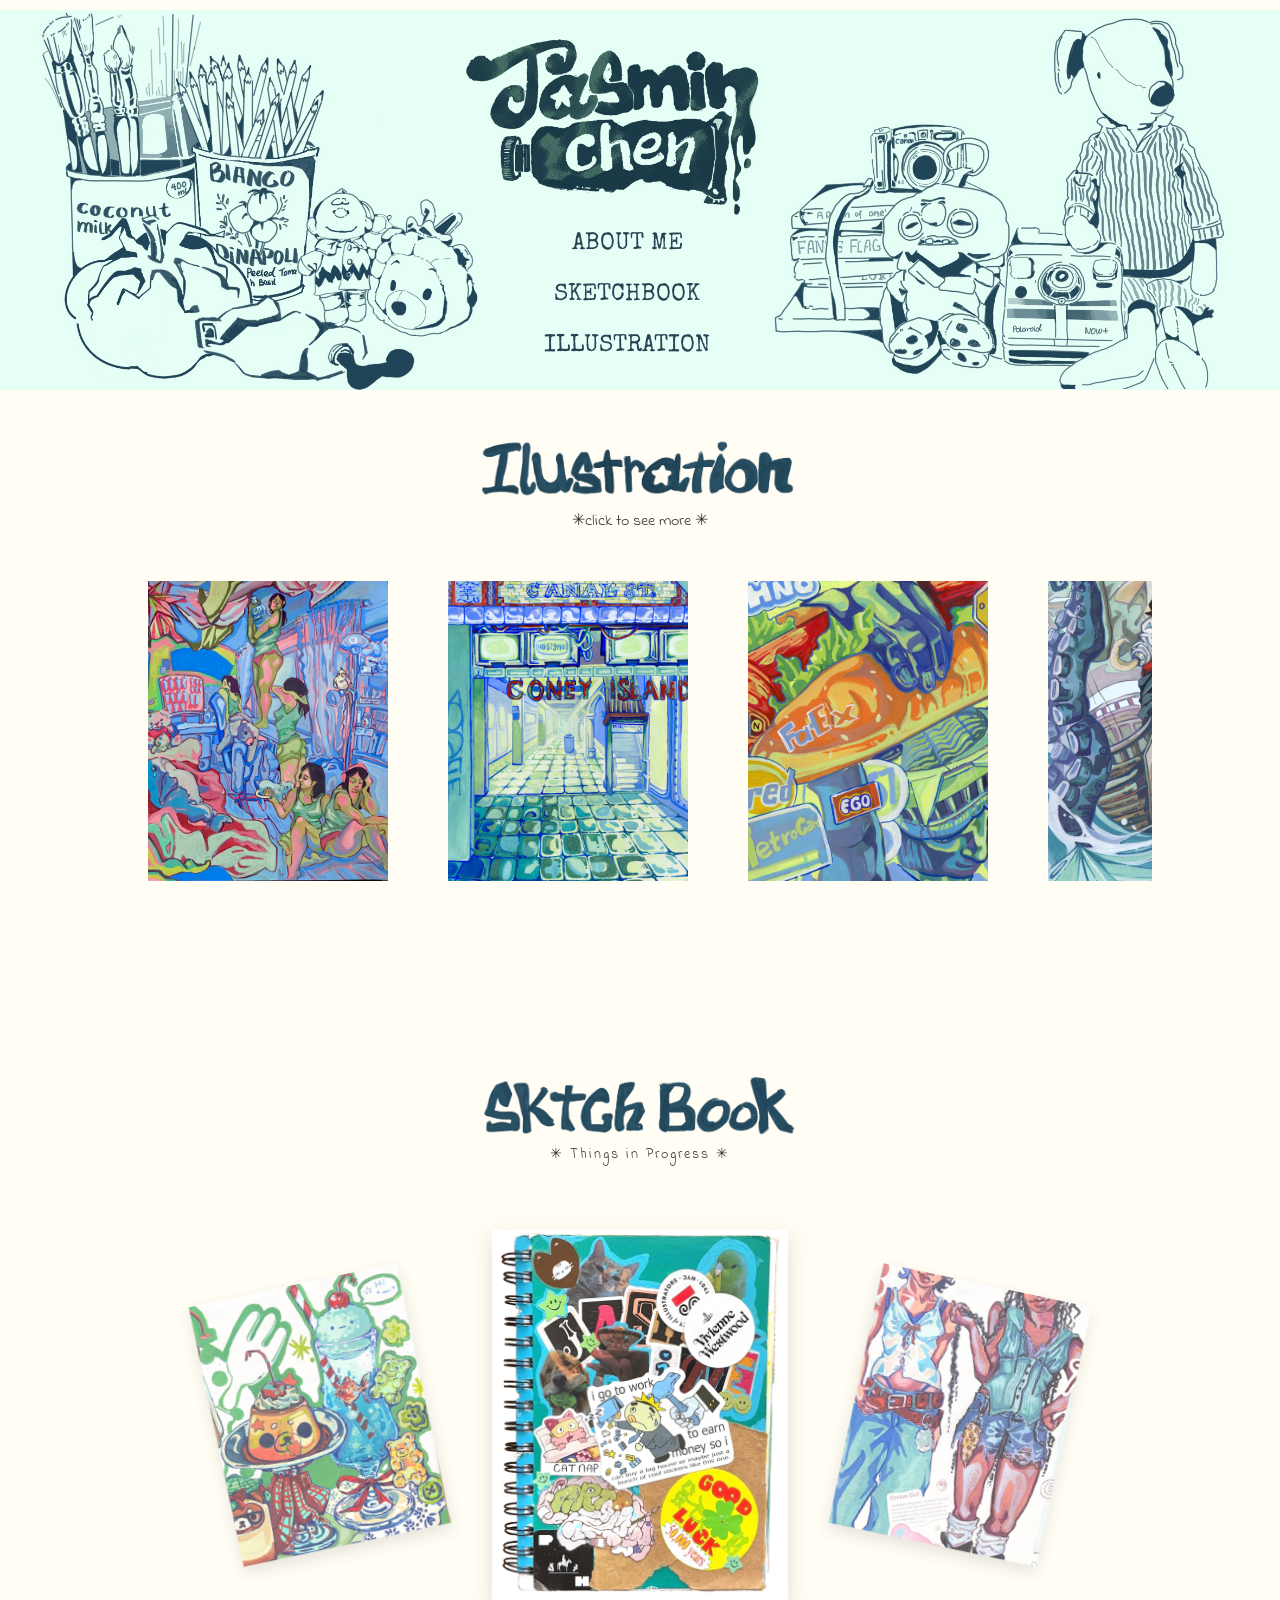
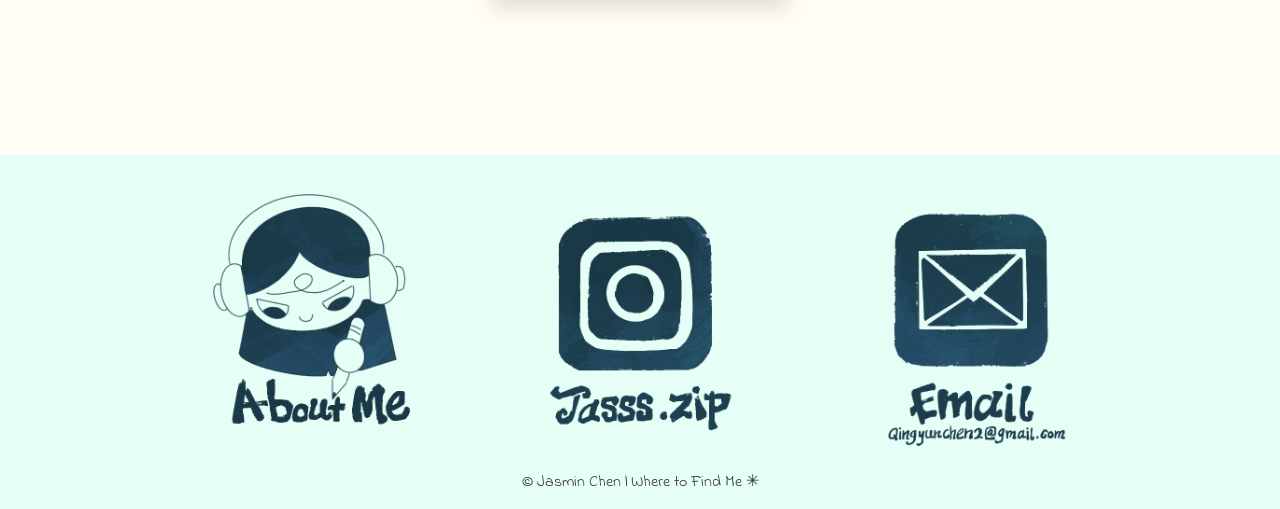
<file: index.html>
<!DOCTYPE html>
<html lang="en">
<head>
  <meta charset="UTF-8">
  <meta name="viewport" content="width=device-width, initial-scale=1.0">
  <title>Jasmin | Illustration Portfolio</title>

  <link href="https://fonts.googleapis.com/css2?family=Indie+Flower&family=Special+Elite&display=swap" rel="stylesheet">
  <link rel="stylesheet" href="Style.css">
</head>

<body>
  <main>

    <!-- First screen: Welcome -->
    <section class="hero" id="home">

      <!-- Homepage Header -->
<div class="header-background">

  <!-- Header image -->
  <img
    src="Image/header.jpg"
    alt="Jasmin Illustration Portfolio"
    class="home-header-image"
  >

  <!-- Vertical Menu -->
  <nav class="home-menu">
    <a href="About.html">ABOUT ME</a>
    <a href="Sketch.html">SKETCHBOOK</a>
    <a href="Narrative.html">ILLUSTRATION</a>
  </nav>

</div>

         
    </section>

    <!-- Homepage artwork gallery -->
    <section class="artwork-gallery" id="gallery">

      <div class="gallery-heading">
  <img
    src="Image/Title_Illustration.png"
    alt="Illustration"
    class="section-title-image"
  >
  <p>✳click to see more ✳</p>
</div>

      <div class="gallery-window">
        <a href="Narrative.html" class="gallery-link">
          <div class="gallery-track">

            <!-- Original artworks -->
            <img src="Image/artwork1.jpg" alt="Illustration artwork 1">
            <img src="Image/artwork2.jpg" alt="Illustration artwork 2">
            <img src="Image/artwork3.jpg" alt="Illustration artwork 3">
            <img src="Image/artwork4.jpg" alt="Illustration artwork 4">

            <!-- Repeated artworks for continuous scrolling -->
            <img src="Image/artwork1.jpg" alt="" aria-hidden="true">
            <img src="Image/artwork2.jpg" alt="" aria-hidden="true">
            <img src="Image/artwork3.jpg" alt="" aria-hidden="true">
            <img src="Image/artwork4.jpg" alt="" aria-hidden="true">
            <img src="Image/artwork2.jpg" alt="" aria-hidden="true">
            <img src="Image/artwork3.jpg" alt="" aria-hidden="true">
            <img src="Image/artwork4.jpg" alt="" aria-hidden="true">

          </div>
        </a>
      </div>

    </section>
    <!-- Sketchbook carousel -->
<section class="sketchbook-section" id="sketchbook">

  <div class="sketchbook-heading">
  <img
    src="Image/Title_Sketch_Book_.png"
    alt="My Sketchbook Tour"
    class="section-title-image"
  >
  <p>✳ Things in Progress ✳</p>
</div>

  <div class="sketchbook-carousel">

<div class="sketchbook-stage">

  
<div class="sketch-page sketch-left" title="Previous page">
  <img src="Image/sketch page1.jpg" alt="Previous sketchbook page">
</div>

<div class="sketch-page sketch-center" title="Current page">
  <img src="Image/sketch page2.jpg" alt="Current sketchbook page">
</div>

<div class="sketch-page sketch-right" title="Next page">
  <img src="Image/sketch page3.jpg" alt="Next sketchbook page">
</div>


</div>


</div>

</section>

    <!-- Illustrated navigation -->
    <section class="destinations" id="destinations">

     

    
<section class="footer-destinations">
  <div class="destination-block">

    <!-- About Me -->
    <a href="About.html" class="destination-button">
      <img src="Image/footage_logo_about_me.png" alt="About Me">
      
    </a>

    <!-- Instagram -->
    <a href="https://www.instagram.com/jasss.zip/"
       class="destination-button"
       target="_blank"
       rel="noopener noreferrer">
      <img src="Image/footage_logo_ins.png" alt="Instagram">
  
    </a>

    <!-- Email -->
    <a href="mailto:qingyunchen2@gmail.com" class="destination-button">
      <img src="Image/footage_logo_Email.png" alt="Email">
     
    </a>

    </div>

  </section>

<footer class="site-footer">
  © Jasmin Chen | Where to Find Me ✳
</footer>

</main>




<script>
  const sketchImages = [
    "Image/sketch page1.jpg",
    "Image/sketch cover.png",
    "Image/sketch page2.jpg",
    "Image/sketch page3.jpg",
    "Image/sketch page4.jpg",
    "Image/sketch page5.jpg"
  ];

  // 封面是数组的第 2 张，编号为 1
  let currentSketch = 1;

  
function updateSketchbook() {
  const stage = document.querySelector(
    ".sketchbook-section .sketchbook-stage"
  );

  if (!stage) return;

  const leftPage = stage.querySelector(".sketch-left");
  const centerPage = stage.querySelector(".sketch-center");
  const rightPage = stage.querySelector(".sketch-right");

  if (!leftPage || !centerPage || !rightPage) return;

  const leftImg = leftPage.querySelector("img");
  const centerImg = centerPage.querySelector("img");
  const rightImg = rightPage.querySelector("img");

  const total = sketchImages.length;
  const previous = (currentSketch - 1 + total) % total;
  const next = (currentSketch + 1) % total;

  leftImg.src = sketchImages[previous];
  centerImg.src = sketchImages[currentSketch];
  rightImg.src = sketchImages[next];

  leftImg.alt = "Sketchbook page " + (previous + 1);
  centerImg.alt = "Sketchbook page " + (currentSketch + 1);
  rightImg.alt = "Sketchbook page " + (next + 1);

  // 点击左侧区域
  leftPage.onclick = function() {
    if (sketchImages[previous].includes("sketch cover.png")) {
      window.location.href = "Sketch.html";
    } else {
      changeSketch(-1);
    }
  };

  // 点击中间封面
  centerPage.onclick = function() {
    if (sketchImages[currentSketch].includes("sketch cover.png")) {
      window.location.href = "Sketch.html";
    }
  };

  // 点击右侧区域
  rightPage.onclick = function() {
    if (sketchImages[next].includes("sketch cover.png")) {
      window.location.href = "Sketch.html";
    } else {
      changeSketch(1);
    }
  };

  leftPage.style.cursor = "pointer";
  centerPage.style.cursor = "pointer";
  rightPage.style.cursor = "pointer";
}

function changeSketch(direction) {
  const total = sketchImages.length;

  currentSketch = (currentSketch + direction + total) % total;

  updateSketchbook();
}
  updateSketchbook();
</script>

</body>
</html>
</file>
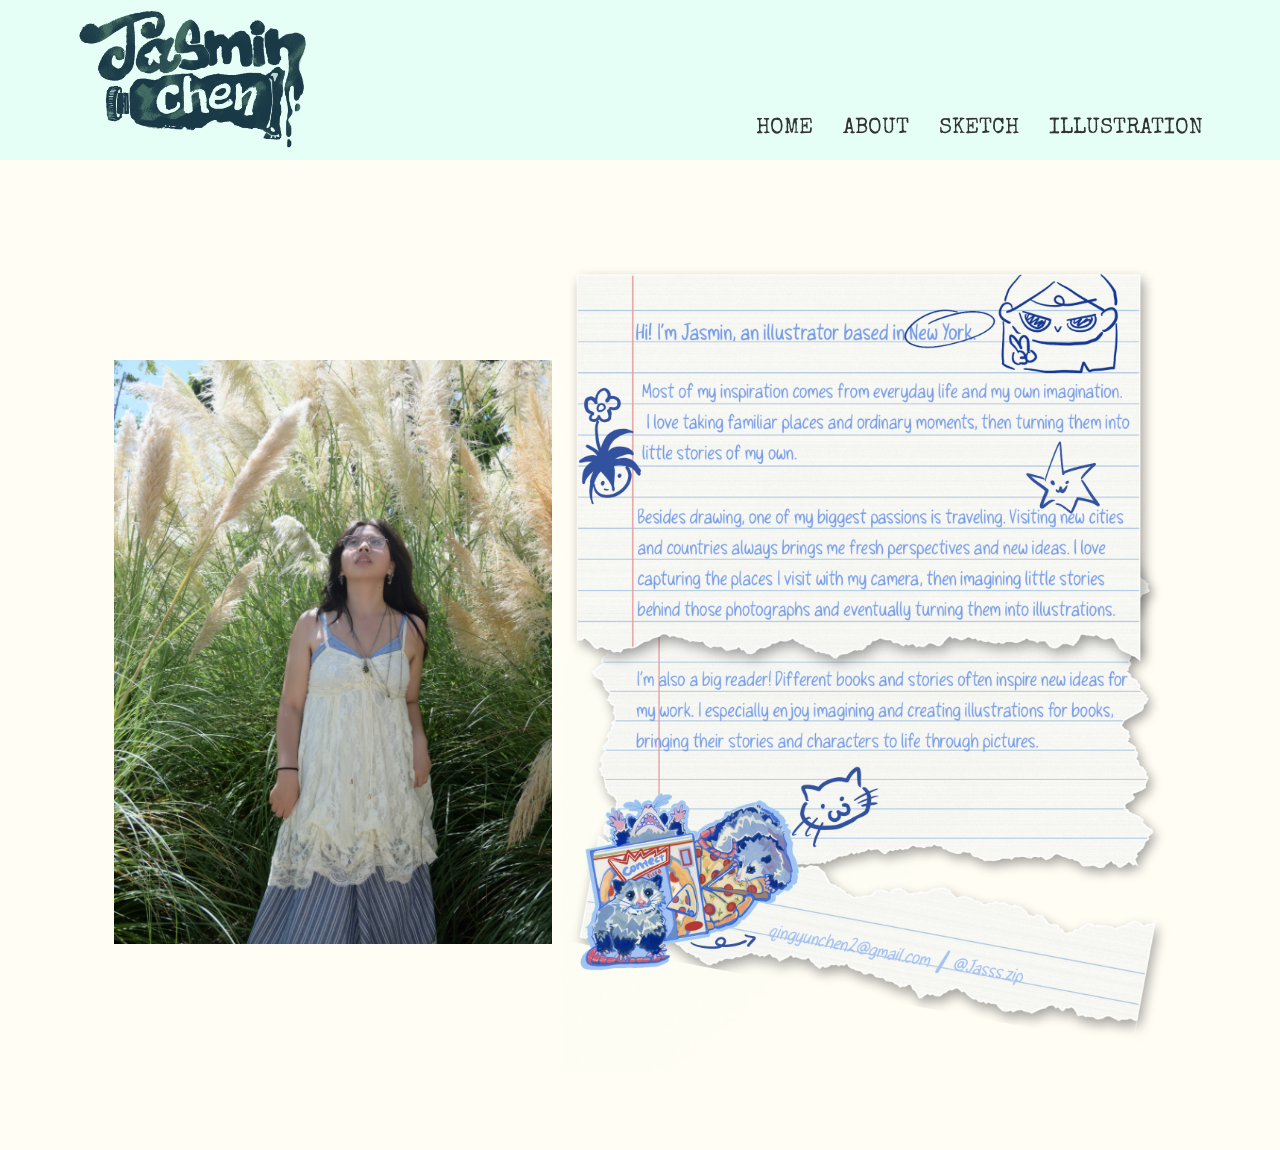
<file: About.html>
<!DOCTYPE html>
<html lang="en">
<head>
  <meta charset="UTF-8">
  <meta name="viewport" content="width=device-width, initial-scale=1.0">

  <title>About Me | Jasmin Chen</title>

  <link href="https://fonts.googleapis.com/css2?family=Indie+Flower&family=Special+Elite&display=swap" rel="stylesheet">

  <link rel="stylesheet" href="Style.css">
</head>

<body>

  <!-- Top navigation -->
 <header class="inner-header">

  <a href="index.html" class="header-logo">
    <img src="Image/ps main logo.png" alt="Jasmin Chen">
  </a>

  <nav class="header-menu">
    <a href="index.html">HOME</a>
    <a href="About.html">ABOUT</a>
    <a href="Sketch.html">SKETCH</a>
    <a href="Narrative.html">ILLUSTRATION</a>
  </nav>

</header>

  <!-- Main content -->
  <main class="about-layout">

    <!-- Left: automatic photo slideshow -->
    <section class="photo-section">

  <div class="about-single-photo">
    <img src="Image/About-photo.jpg" alt="Jasmin">
  </div>

  <p class="photo-caption">
  
  </p>

</section>

    <!-- Right: handwritten bio and GIF -->
    <section class="bio-section">

  <!-- Handwritten Bio -->
  <div class="bio-paper">
    <img src="Image/Bio.png" alt="A little introduction about Jasmin">

    <!-- GIF will be added here later -->

  </div>

</section>

  </main>

</body>
</html>
</file>
<file: Style.css>
/* ===== 全站基础样式 ===== */
body {
  margin: 0;
  background: #FFFDF4;
  color: #34332f;
  font-family: 'Indie Flower', cursive;
  text-align: center;
}

/* ===== 页面主要内容 ===== */
main {
  padding: 10px 0 0;
  flex: 1;
}

/* ===== 主标题 ===== */
h1 {
  font-family: 'Special Elite', monospace;
  font-size: clamp(36px, 7vw, 80px);
  font-weight: normal;
}

/* ===== 副标题和段落 ===== */
h2,
.subtitle {
  font-family: 'Indie Flower', cursive;
}

p {
  font-size: 18px;
}

/* ===== 图片自适应 ===== */
img {
  max-width: 100%;
  height: auto;
}
/* Narrative 页面文字字体 */
.subtitle,
.artwork-title,
.artwork-info {
  font-family: 'Indie Flower', cursive;
}
/* 作品图片的茉莉花背景 */
.artwork-background {
  background-color: #e5fff6;
  background-image: none;
  background-repeat: repeat;
  background-position: center top;
  background-size: 500px auto;

  display: grid;
  place-items: center;
  width: calc(100vw - 48px);
  margin-left: -24px;
  padding: 0;
  box-sizing: border-box;
}

/* 作品图片 */
.artwork-background .main-artwork {
  display: block;
  width: auto;
  height: auto;
  max-width: 100%;
  max-height: calc(100vh - 115px);
  margin: 0 auto;
  object-fit: contain;
}

/* ===== 首页gif文字logo排版 ===== */
.hero-text {
  margin: -10px -10px 4px;
  padding: 0;
  line-height: 1;

}.hero-text img {
  display: block;
  width: 360px;
  height: auto;
  max-width: 85%;
  margin: 0 auto;
}

.hero-text p {
  margin: 3px 0;
  font-size: 16px;
  line-height: 1.3;
   transform: translateY(-10px);
}

.hero-text h1 {
  margin: 4px 0;
  font-size: clamp(30px, 4vw, 52px);
  line-height: 1.1;
}


/* 首页菜单栏 */
.home-menu {
  display: flex;
  justify-content: center;
  align-items: center;
  gap: 35px;
  width: 100%;
  margin: 0 auto;
  padding: 15px 0;
  box-sizing: border-box;
}
 

.home-menu a {
  color: #34332f;
  text-decoration: none;
  font-family: 'Special Elite', cursive;
  font-size: 20px;
  transition: opacity 0.2s ease;
}

.home-menu a:hover {
  opacity: 0.55;
}

.header-background {
  width: 100%;
  background-color: #e5fff6;
  box-sizing: border-box;
  padding: 15px 0;
  overflow: hidden;
}


/* ===== 首页三个插画入口 ===== */
.destinations {
  text-align: center;
  width: 100%;
}

.destination-block {
  display: flex;
  flex-direction: row;
  justify-content: center;
  align-items: flex-start;
  gap: 50px;

  width: 100%;
  max-width: 1100px;
  margin: 30px auto 0;
  box-sizing: border-box;
}

/* 每一个按钮 */
.destination-button {
  display: flex;
  flex-direction: column;
  align-items: center;
  text-align: center;

  width: 280px;
  flex-shrink: 0;

  text-decoration: none;
  color: #34332f;
}

/* 按钮图片 */
.destination-button img {
  width: 280px;
  height: 280px;
  object-fit: contain;
  display: block;
}

/* 按钮文字 */
.destination-button span {
  margin-top: 12px;
  font-family: 'Special Elite', cursive;
  font-size: 18px;
}

/* 鼠标悬停效果 */
.destination-button img {
  transition: transform 0.25s ease;
}

.destination-button:hover img {
  transform: translateY(-5px);
}


.marquee-track {
  display: flex;
  width: max-content;
  animation: marquee-scroll 20s linear infinite;
}

.marquee-track span {
  flex-shrink: 0;
  font-family: 'Special Elite', monospace;
  font-size: 34px;
  letter-spacing: 2px;
  line-height: 1.4;
  padding-right: 40px;
}

/* 滚动动画 */
@keyframes marquee-scroll {
  from {
    transform: translateX(0);
  }

  to {
    transform: translateX(-50%);
  }
}

/* ===== 首页主图与介绍的左右布局 ===== */

/* 首页主图和介绍文字的背景区域 */

/* 首页主图和介绍文字的全宽背景区域 */
.hero-content {
  display: flex;
  align-items: center;
  gap: 5%;

  width: 100vw;
  max-width: none;
  margin: 20px 0 20px calc(50% - 50vw);
  padding: 25px max(calc((100vw - 1100px) / 2), 9%);

  background-color: #e9eaff;
  box-sizing: border-box;
}

/* 左侧主图 */
.hero-image {
  flex: 1;
  min-width: 0;
}

.hero-image .home-background {
  display: block;
  width: 100%;
  height: auto;
  margin: 0;
}

/* 右侧介绍文字 */
.hero-intro {
  flex: 1;
  min-width: 0;
  text-align: left;
  padding: 15px;
  box-sizing: border-box;
}

.hero-intro .intro-label {
  font-family: 'Special Elite', monospace;
  font-size: 14px;
  letter-spacing: 2px;
}

.hero-intro h2 {
  font-family: 'Special Elite', monospace;
  font-size: clamp(28px, 3vw, 44px);
  font-weight: normal;
  line-height: 1.2;
  margin: 16px 0;
}

.hero-intro p {
  font-size: 18px;
  line-height: 1.8;
}

/* 手机屏幕布局 */
@media (max-width: 700px) {
  .hero-content {
    flex-direction: column;
    width: 100%;
    gap: 20px;
  }

  .hero-image,
  .hero-intro {
    width: 100%;
    flex: auto;
  }

  .hero-intro {
    padding: 10px;
  }
}



/* ===== Sketchbook navigation ===== */

.sketchbook-menu {
  display: flex;
  justify-content: flex-end;
  align-items: center;
  gap: 28px;

  width: 100%;
  box-sizing: border-box;
  padding: 24px 5% 0;
}

.sketchbook-menu a {
  color: #34332f;
  text-decoration: none;
  font-family: 'Indie Flower', cursive;
  font-size: 18px;
}

.sketchbook-menu a:hover {
  opacity: 0.6;
}

/* ===== Sketchbook layout ===== */

.sketchbook-main {
  min-height: calc(100vh - 65px);
  padding: 20px 24px 30px;
  box-sizing: border-box;

  display: flex;
  flex-direction: column;
  align-items: center;
}

.sketchbook-title {
  margin: 0 0 8px;
}

.sketchbook-instruction {
  margin: 0 0 24px;
}

.sketchbook-stage {
  display: flex;
  justify-content: center;
  align-items: center;

  width: 100%;
  flex: 1;
  min-height: 0;
}

.sketchbook-spread {
  position: absolute;
  inset: 0;
  display: flex;
  width: 100%;
  height: 100%;
}


/* Large open book */

.sketchbook {
  position: relative;
  width: min(94vw, 1400px);
  height: min(68vw, 78vh);
  aspect-ratio: auto;
  flex-shrink: 0;
  perspective: 1600px;
}


/* ===== Mobile navigation ===== */

@media (max-width: 600px) {
  .sketchbook-menu {
    gap: 14px;
    padding: 18px 12px 0;
    flex-wrap: wrap;
  }

  .sketchbook-menu a {
    font-size: 15px;
  }

  .sketchbook-main {
    padding: 24px 8px;
  }

  .sketchbook {
    width: 96vw;
  }
}


/* ===== Closed book cover ===== */

.sketchbook-cover {
  position: absolute;
  inset: 0;
  z-index: 2;

  width: 100%;
  height: 100%;
  padding: 30px;

  display: flex;
  flex-direction: column;
  justify-content: center;
  align-items: center;
  gap: 16px;

  box-sizing: border-box;
  border: 1px solid #88745b;
  border-radius: 5px 12px 12px 5px;

  background:
    linear-gradient(
      90deg,
      #9b7654 0%,
      #b18b65 4%,
      #c6a47d 12%,
      #b9956d 100%
    );

  color: #453629;
  box-shadow:
    5px 8px 0 #d5c8b5,
    10px 14px 24px rgba(65, 48, 31, 0.18);

  cursor: pointer;
  transition:
    opacity 0.45s ease,
    transform 0.65s ease,
    visibility 0.65s;
}

.cover-decoration {
  font-size: 38px;
}

.cover-title {
  font-family: 'Special Elite', monospace;
  font-size: clamp(27px, 4vw, 46px);
  line-height: 1.25;
}

.cover-author {
  font-family: 'Indie Flower', cursive;
  font-size: 19px;
}

.cover-hint {
  margin-top: 18px;
  font-family: 'Special Elite', monospace;
  font-size: 11px;
  letter-spacing: 2px;
}

/* ===== Open book spread ===== */

.sketchbook-spread {
  position: absolute;
  inset: 0;

  display: flex;
  overflow: hidden;

  border-radius: 4px;
  background: #e9deca;
  box-shadow: 0 14px 30px rgba(65, 48, 31, 0.18);

  opacity: 0;
  visibility: hidden;
  transform: scale(0.94);

  transition:
    opacity 0.45s ease,
    transform 0.65s ease,
    visibility 0.65s;
}



.sketchbook-page-left,
.sketchbook-page-right {
  position: relative;
  flex: 1;
  min-width: 0;

  padding: 30px;
  box-sizing: border-box;

  background-color: #faf5e9;
  background-image: url("Image/paper-\ texture.jpg");
  background-size: 100% 100%;
  background-position: center;
  background-repeat: no-repeat;
}


.sketchbook-page-left {
  border-right: 1px solid #d8cbb6;
  box-shadow: inset -10px 0 16px -14px rgba(60, 45, 30, 0.5);
}

.sketchbook-page-right {
  box-shadow: inset 10px 0 16px -14px rgba(60, 45, 30, 0.5);
}

.page-number {
  font-family: 'Special Elite', monospace;
  font-size: 12px;
  color: #9a8a75;
}

.page-note {
  margin-top: 45px;
  font-family: 'Indie Flower', cursive;
  font-size: 19px;
  color: #847765;
}

/* ===== Open state ===== */

.sketchbook.is-open .sketchbook-cover {
  opacity: 0;
  visibility: hidden;
  transform: rotateY(-12deg) scale(0.96);
  pointer-events: none;
}

.sketchbook.is-open .sketchbook-spread {
  opacity: 1;
  visibility: visible;
  transform: scale(1);
}

.sketchbook-bottom-note {
  margin-top: 35px;
  font-family: 'Indie Flower', cursive;
  font-size: 18px;
}

/* ===== Mobile layout ===== */

@media (max-width: 600px) {
  .sketchbook-main {
    padding: 35px 12px 45px;
  }

  .sketchbook {
    width: 96vw;
  }

  .sketchbook-page-left,
  .sketchbook-page-right {
    padding: 14px;
  }

  .page-note {
    margin-top: 25px;
    font-size: 15px;
  }

  .cover-author {
    font-size: 15px;
  }

  .cover-hint {
    font-size: 9px;
  }
}

/* ===== 速写本中的作品Artwork inside sketchbook ===== */

.sketchbook-page-left,
.sketchbook-page-right {
  position: relative;
}

.page-number {
  position: absolute;
  top: 14px;
  left: 18px;
  z-index: 1;
}

.sketchbook-artwork {
  display: block;
  width: 100%;
  height: 100%;
  object-fit: contain;
  object-position: center;
}
.sketchbook-artwork {
  display: block;
  max-width: 100%;
  max-height: 100%;
  width: auto;
  height: auto;
  object-fit: contain;
  margin: auto;
}
/* ===== Sketchbook page flip ===== */

#flipbook {
  margin: 0 auto;
  position: relative;
  background: #e5d8c2;
  box-shadow:
    0 3px 0 #d8c9b2,
    0 6px 0 #eee3d0,
    0 9px 0 #d5c4aa,
    0 13px 0 #e9dcc8,
    0 18px 24px rgba(57, 43, 29, 0.22);
}


#flipbook .page {
  background-color: #faf5e9;
  background-image: url("Image/paper-texture.jpg");
  background-size: 100% 100%;
  background-position: center;
  background-repeat: no-repeat;
  overflow: hidden;
  box-sizing: border-box;
}

#flipbook .page img {
  display: block;
  width: 100%;
  height: 100%;
  object-fit: contain;
}

/* ===== Sketchbook spine ===== */

#flipbook {
  position: relative;
}

/* ===== Natural sketchbook spine ===== */

#flipbook {
  position: relative;
}

/* 柔和的装订阴影与纸张反光 */
#flipbook::after {
  content: "";
  position: absolute;
  top: 0;
  bottom: 0;
  left: 50%;
  width: 38px;
  transform: translateX(-50%);
  pointer-events: none;
  z-index: 20;

  background: linear-gradient(
    to right,
    rgba(83, 62, 42, 0) 0%,
    rgba(83, 62, 42, 0.07) 20%,
    rgba(65, 47, 32, 0.18) 42%,
    rgba(255, 252, 240, 0.30) 50%,
    rgba(65, 47, 32, 0.15) 58%,
    rgba(83, 62, 42, 0.06) 80%,
    rgba(83, 62, 42, 0) 100%
  );
}
/* 左页靠近装订处的阴影 */
#flipbook .page:nth-child(odd) {
  box-shadow: inset -8px 0 12px -10px rgba(65, 47, 32, 0.35);
}

/* 右页靠近装订处的阴影 */
#flipbook .page:nth-child(even) {
  box-shadow: inset 8px 0 12px -10px rgba(65, 47, 32, 0.35);
}
/* 右侧叠页：更自然的纸张边缘 */
#flipbook::before {
  content: "";
  position: absolute;
  top: 4px;
  bottom: -8px;
  right: -5px;
  width: 5px;

  background: repeating-linear-gradient(
    to bottom,
    #eee5d5 0px,
    #eee5d5 2px,
    #d9cbb7 2.5px,
    #f7f0e3 4px
  );

  border-right: 1px solid rgba(125, 101, 72, 0.15);
  border-radius: 0 1px 2px 0;
  box-shadow: 2px 3px 5px rgba(57, 43, 29, 0.10);

  z-index: 5;
  pointer-events: none;
}
/* 左上角 Logo */
.detail-logo {
  position: fixed;
  top: 12px;
  left: 24px;
  z-index: 10;
  display: block;
  width: 170px;
}

.detail-logo img {
  display: block;
  width: 100%;
  height: auto;
}

/* ===== Homepage Artwork Gallery ===== */

.artwork-gallery {
  width: 80%;
  padding: 35px 0 45px;
  overflow: hidden;
  box-sizing: border-box;
  margin: 0 auto;
}

.gallery-heading {
  width: 90%;
  margin: 0 auto 18px;
  text-align: left;
}

.gallery-heading h2 {
  font-family: 'Special Elite', monospace;
  font-size: 26px;
  font-weight: normal;
  margin: 0 0 6px;
}

.gallery-heading p {
  font-size: 16px;
  margin: 0;
}

.gallery-window {
  width: 100%;
  overflow: hidden;
}

.gallery-track {
  display: flex;
  flex-direction: row;
  flex-wrap: nowrap;
  align-items: center;
  gap: 60px;
  width: max-content;
  padding-left: 20px;
  animation: gallery-scroll 20s linear infinite;
}

.gallery-track img {
  display: block;
  width: 240px;
  height: 360px;
  flex: 0 0 240px;
  object-fit: contain;
  border-radius: 4px;
}

/* Hover to pause */
.gallery-window:hover .gallery-track {
  animation-play-state: paused;
}

/* Scroll left */
@keyframes gallery-scroll {
  from {
    transform: translateX(0);
  }

  to {
    transform: translateX(-50%);
  }
}
.gallery-link {
  display: block;
  color: inherit;
  text-decoration: none;
  cursor: pointer;
}

/* ===== Homepage floating Sketchbook ===== */

.sketchbook-section {
  width: 80%;
  margin: 70px auto;
  padding: 35px 0 45px;
  box-sizing: border-box;
  overflow: hidden;
}

.sketchbook-section .sketchbook-heading {
  text-align: center;
  margin-bottom: 25px;
}

.sketchbook-section .sketchbook-heading p {
  margin: 0 0 8px;
  font-size: 14px;
  letter-spacing: 2px;
}

.sketchbook-section .sketchbook-heading h2 {
  font-family: 'Special Elite', monospace;
  font-size: clamp(28px, 4vw, 42px);
  font-weight: normal;
  margin: 0 0 10px;
}

.sketchbook-section .sketchbook-heading span {
  font-size: 16px;
}

/* 图片展示区域 */
.sketchbook-section .sketchbook-carousel {
  width: 100%;
  padding: 10px 0;
}

.sketchbook-section .sketchbook-stage {
  position: relative;
  width: 100%;
  max-width: 1000px;
  height: 430px;
  margin: 0 auto;
}

/* 三张图片共用的设置 */
.sketchbook-section .sketch-page {
  position: absolute;
  top: 50%;
  width: 44%;
  height: 340px;
  cursor: pointer;
  transition:
    left 0.55s ease,
    transform 0.55s ease,
    opacity 0.55s ease;
}

.sketchbook-section .sketch-page img {
  display: block;
  width: 100%;
  height: 100%;
  object-fit: contain;
  filter: drop-shadow(0 8px 10px rgba(0, 0, 0, 0.13));
  pointer-events: none;
}

/* 左侧图片 */
.sketchbook-section .sketch-left {
  left: -4%;
  transform: translateY(-50%) rotate(-12deg) scale(0.78);
  transform-origin: center;
  z-index: 1;
  opacity: 0.8;
}

/* 中间图片 */
.sketchbook-section .sketch-center {
  left: 28%;
  width: 44%;
  height: 370px;
  transform: translateY(-50%) rotate(0deg);
  z-index: 3;
  opacity: 1;
}

/* 右侧图片 */
.sketchbook-section .sketch-right {
  left: 60%;
  transform: translateY(-50%) rotate(12deg) scale(0.78);
  transform-origin: center;
  z-index: 1;
  opacity: 0.8;
}

/* 悬浮效果 */
.sketchbook-section .sketch-left:hover {
  transform: translateY(-56%) rotate(-8deg) scale(0.84);
  z-index: 4;
  opacity: 1;
}

.sketchbook-section .sketch-right:hover {
  transform: translateY(-56%) rotate(8deg) scale(0.84);
  z-index: 4;
  opacity: 1;
}

.sketchbook-section .sketch-center:hover {
  transform: translateY(-53%) scale(1.025);
}

/* 手机端 */
@media (max-width: 700px) {
  .sketchbook-section {
    width: 90%;
  }

  .sketchbook-section .sketchbook-stage {
    height: 280px;
  }

  .sketchbook-section .sketch-page {
    height: 210px;
  }

  .sketchbook-section .sketch-center {
    height: 245px;
  }

  .sketchbook-section .sketch-left {
    left: -8%;
  }

  .sketchbook-section .sketch-right {
    left: 56%;
  }
}
/* ===== 首页最底部薄荷绿区域 ===== */
.footer-destinations {
  width: 100%;
  margin: 0;
  padding: 25px 20px 10px;
  background-color: #e5fff6;
  box-sizing: border-box;
}

/* 三个按钮排列 */
.footer-destinations .destination-block {
  display: flex;
  justify-content: center;
  align-items: flex-end;
  gap: 50px;
  width: 100%;
  max-width: 1100px;
  margin: 0 auto;
  padding: 0;
  box-sizing: border-box;
}

/* 保留原本的按钮尺寸 */
.footer-destinations .destination-button img {
  width: 280px;
  height: 280px;
  object-fit: contain;
}

/* 版权文字也使用薄荷绿背景 */
.site-footer {
  width: 100%;
  margin: 0;
  padding: 0 10px 15px;
  background-color: #e5fff6;
  box-sizing: border-box;
  text-align: center;
}

/* 页面基础布局 */
html,
body {
  min-height: 100%;
  margin: 0;
}

body {
  display: flex;
  flex-direction: column;
}
/* ===== 首页手写标题图片 ===== */

.section-title-image {
  display: block;
  width: 320px;
  max-width: 80%;
  height: auto;
  margin: 0 auto;
}

/* Illustration 标题区域 */
.gallery-heading {
  text-align: center;
  margin-bottom: 18px;
}

/* Sketchbook 标题区域 */
.sketchbook-section .sketchbook-heading {
  text-align: center;
  margin-bottom: 25px;
}

/* 手机屏幕 */
@media (max-width: 700px) {
  .section-title-image {
    width: 250px;
  }
}

/* ===== ABOUT ME PAGE ===== */

/* Main layout */
.about-layout {
  display: flex;
  align-items: center;
  justify-content: center;
  gap: 15px;

  width: 90%;
  max-width: 1400px;
  margin: 50px auto;
}

/* Left photo area */
.photo-section {
  width: 34%;
  flex-shrink: 0;
}

/* Right Bio area */
.bio-section {
  width: 62%;
  display: flex;
  justify-content: center;
  align-items: center;
}

/* Bio paper image */
.bio-paper {
  width: 100%;
  max-width: 820px;
  height: calc(100vh - 20px);
  display: flex;
  justify-content: center;
  align-items: center;
}

.bio-paper img {
  display: block;
  width: 100%;
  height: 100%;
  object-fit: contain;
}

/* Mobile layout */
@media (max-width: 768px) {
  .about-layout {
    flex-direction: column;
    width: 92%;
  }

  .photo-section,
  .bio-section {
    width: 100%;
  }
}
/* ===== ABOUT SINGLE PHOTO ===== */

.photo-section {
  width: 38%;
}

.about-single-photo {
  width: 100%;
  aspect-ratio: 3 / 4;
  overflow: hidden;
}

.about-single-photo img {
  width: 100%;
  height: 100%;
  object-fit: cover;
  display: block;
}

.photo-caption {
  text-align: center;
  font-family: 'Indie Flower', cursive;
  font-size: 16px;
  color: #777064;
  margin-top: 12px;
}
.photo-section {
  transform: translateX(50px);
}
/* ===== INNER PAGES HEADER ===== */

.inner-header {
  width: 100%;
  height: 160px;
  background-color: #E5FFF6;

  display: flex;
  justify-content: space-between;
  align-items: center;

  padding: 0 6%;
  box-sizing: border-box;
}

.header-logo img {
  display: block;
  width: 230px;
  height: auto;
}

.header-menu {
  display: flex;
  align-items: center;
  gap: 30px;

  align-self: flex-end;
  margin-bottom: 20px;
}

.header-menu a {
  font-family: 'Special Elite', cursive;
  font-size: 22px;
  color: inherit;
  text-decoration: none;
  white-space: nowrap;
  transition: opacity 0.2s ease;
}


.header-menu a:hover {
  opacity: 0.6;
}
/* ===== SKETCH MENU FIX ===== */

.inner-header .header-menu a {
  font-family: 'Special Elite', cursive !important;
  font-size: 22px !important;
  color: #333333 !important;
  text-decoration: none !important;
  white-space: nowrap;
}
/* ===== SKETCH HEADER ADJUSTMENT ===== */

.sketchbook-page .inner-header {
  position: relative;
  display: flex;
  align-items: center;
  justify-content: space-between;
}



.sketchbook-page .inner-header .header-menu a {
  font-family: 'Special Elite', cursive !important;
  font-size: 22px !important;
  color: #333333 !important;
  text-decoration: none !important;
  white-space: nowrap;
}
/* Sketchbook title image */
.sketchbook-title {
  display: flex;
  justify-content: center;
  align-items: center;
  margin: 30px auto 15px;
}

.sketchbook-title img {
  display: block;
  width: 300px;
  height: auto;
  object-fit: contain;
}
.illustration-title {
  display: block;
  width: 420px;
  max-width: 100%;
  height: auto;
  margin: 0 auto 20px;
  transform: translateY(-10px);
}
/* Instagram Reel Link */
.instagram-link {
  position: fixed;
  left: 25px;
  bottom: 20px;
  z-index: 9999;

  display: inline-flex;
  align-items: center;
  gap: 5px;

   display: inline-block;
  cursor: pointer;
  transition: opacity 0.2s ease;
}

.instagram-link img {
  display: block;
  width: 300px;
  height: auto;
}

.instagram-link:hover {
  opacity: 0.55;
}
/* ===== Homepage Game Style Header ===== */

.header-background {
  position: relative;
  width: 100%;
  padding: 0;
  margin: 0;
  overflow: hidden;
  background-color: #e5fff6;
  box-sizing: border-box;
}

/* Header background image */
.home-header-image {
  display: block;
  width: 100%;
  height: auto;
  margin: 0;
}

/* Vertical menu on top of the image */
.home-menu {
  position: absolute;
  top: 75%;
  left: 49%;
  transform: translate(-50%, -50%);

  display: flex;
  flex-direction: column;
  justify-content: center;
  align-items: center;

  gap: 27px;
  width: auto;
  margin: 0;
  padding: 0;
}

/* Menu text */
.home-menu a {
  font-family: 'Special Elite', cursive;
  font-size: 24px;
 color: #284354;
  text-decoration: none;
  white-space: nowrap;
  transition: transform 0.2s ease, opacity 0.2s ease;
}

/* Hover effect */
.home-menu a:hover {
  transform: scale(1.08);
  opacity: 0.6;
}

/* Mobile adjustment */
@media (max-width: 600px) {
  .home-menu {
    flex-direction: column;
    gap: 8px;
  }

  .home-menu a {
    font-size: px;
  }
}
</file>
